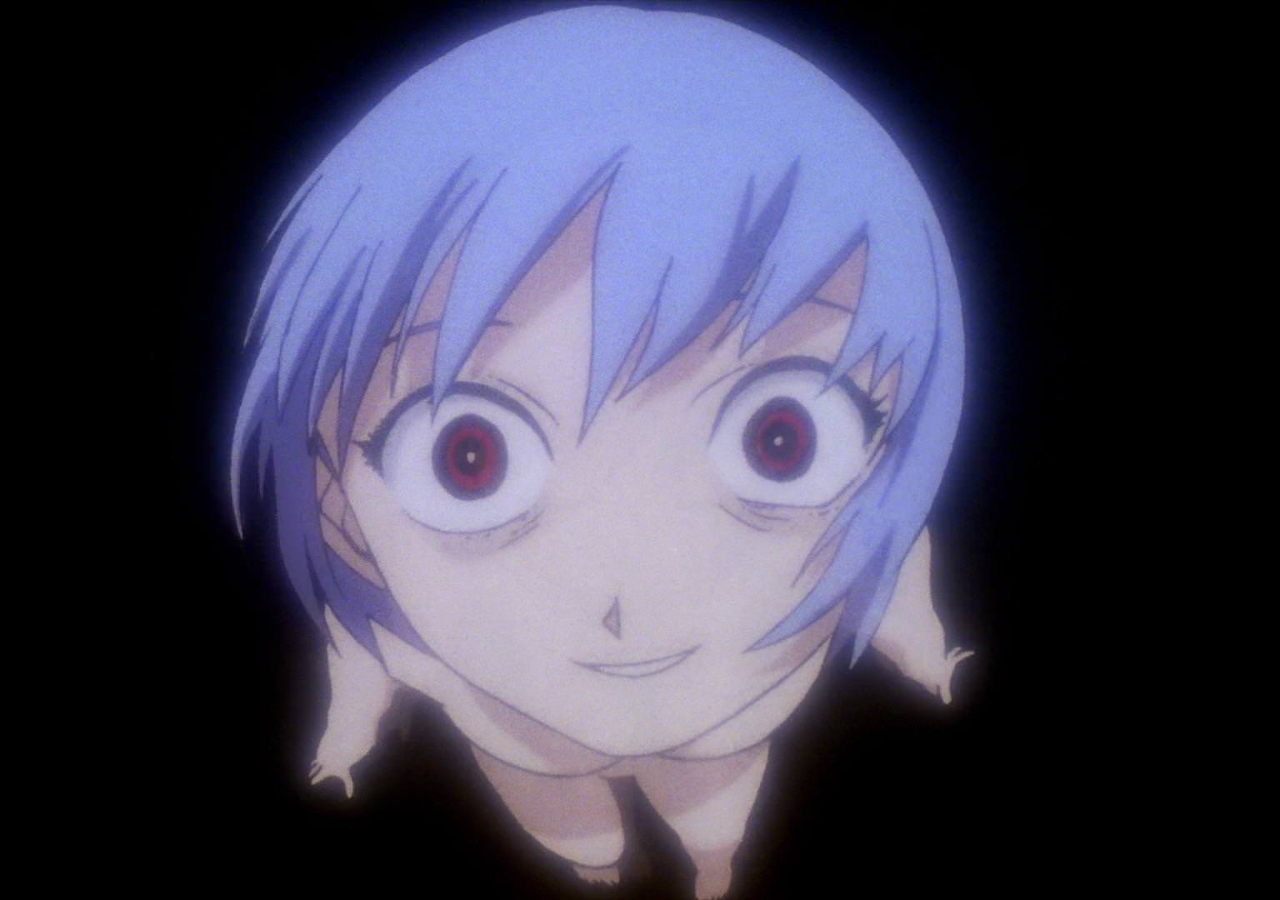
<file: index.html>
<!DOCTYPE html>
<html>
<head>
    <meta charset='utf-8'>
    <meta http-equiv='X-UA-Compatible' content='IE=edge'>
    <title>です</title>
    <meta name='viewport' content='width=device-width, initial-scale=1'>
    <link rel='stylesheet' type='text/css' media='screen' href='main.css'>
</head>
<body>
    
</body>
</html>
</file>
<file: main.css>
html { 
    background: url(meh.png) no-repeat center fixed; 
    background-size: contain;
    background-color: black;
  }
</file>
